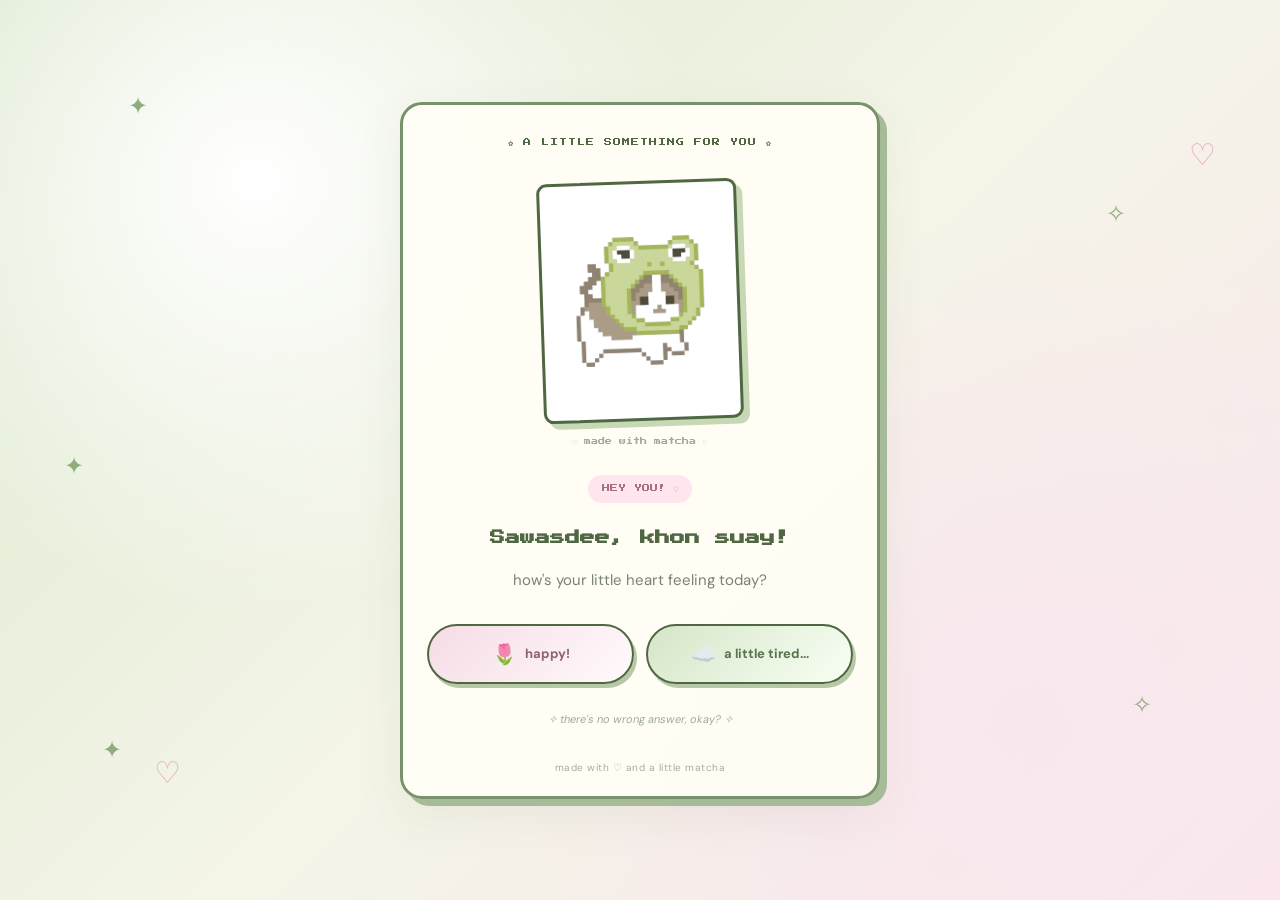
<file: matcha/index.html>
<!DOCTYPE html>
<html lang="en">

<head>
    <meta charset="UTF-8">
    <meta name="viewport" content="width=device-width, initial-scale=1.0">

    <title>A Little Matcha For You 🍵</title>

    <!-- Google Fonts -->
    <link rel="preconnect" href="https://fonts.googleapis.com">
    <link rel="preconnect" href="https://fonts.gstatic.com" crossorigin>

    <link href="https://fonts.googleapis.com/css2?family=Press+Start+2P&family=DM+Sans:wght@400;500;600;700&display=swap" rel="stylesheet">

    <link rel="stylesheet" href="index.css">
</head>

<body>

    <!-- BACKGROUND DECORATIONS -->
    <div class="background-decoration">

        <span class="star star1">✦</span>
        <span class="star star2">✧</span>
        <span class="star star3">✦</span>
        <span class="star star4">✧</span>
        <span class="star star5">✦</span>

        <span class="floating-heart heart1">♡</span>
        <span class="floating-heart heart2">♡</span>

    </div>


    <!-- MAIN CONTAINER -->
    <main class="main-container">

        <!-- TOP LABEL -->
        <div class="top-label">
            <span>✿ A LITTLE SOMETHING FOR YOU ✿</span>
        </div>


        <!-- CONTENT -->
        <section class="welcome-section" id="welcomeSection">

            <!-- IMAGE -->
            <div class="photo-wrapper">

                <div class="photo-frame">

                    <img
                        src="M1.png"
                        alt="A special picture"
                        class="main-photo"
                    >

                </div>

                <div class="photo-decoration">
                    ♡ made with matcha ♡
                </div>

            </div>


            <!-- GREETING -->
            <div class="greeting">

                <div class="small-tag">
                    HEY YOU! ♡
                </div>

                <h1>
                    Sawasdee, khon suay!
                </h1>

                <p>
                    how's your little heart feeling today?
                </p>

            </div>


            <!-- BUTTONS -->
            <div class="mood-buttons">

                <button
                    class="mood-btn happy-btn"
                    onclick="chooseMood('happy')"
                >
                    <span class="btn-emoji">🌷</span>
                    <span>happy!</span>
                </button>


                <button
                    class="mood-btn tired-btn"
                    onclick="chooseMood('tired')"
                >
                    <span class="btn-emoji">☁️</span>
                    <span>a little tired...</span>
                </button>

            </div>


            <!-- BOTTOM TEXT -->
            <div class="bottom-message">
                <span>✧ there's no wrong answer, okay? ✧</span>
            </div>

        </section>


        <!-- MESSAGE SECTION -->
        <section class="message-section hidden" id="messageSection">

            <div class="message-icon" id="messageIcon">
                🍵
            </div>

            <div class="message-tag">
                A LITTLE NOTE FOR YOU ♡
            </div>

            <h2 id="messageTitle">
                hey, you!
            </h2>

            <p id="messageText">
                You're doing amazing.
            </p>

            <div class="matcha-divider">
                ✦ 🍵 ✦
            </div>

            <button class="continue-btn" onclick="goToNotes()">
                <span>one more little thing</span>
                <span>♡</span>
            </button>

            <button class="back-btn" onclick="goBack()">
                ← go back
            </button>

        </section>


        <!-- FOOTER -->
        <footer>
            made with ♡ and a little matcha
        </footer>

    </main>


    <!-- FLOATING MATCHA ANIMATION -->
    <div id="matchaAnimation"></div>


    <script src="index.js"></script>

</body>
</html>
</file>
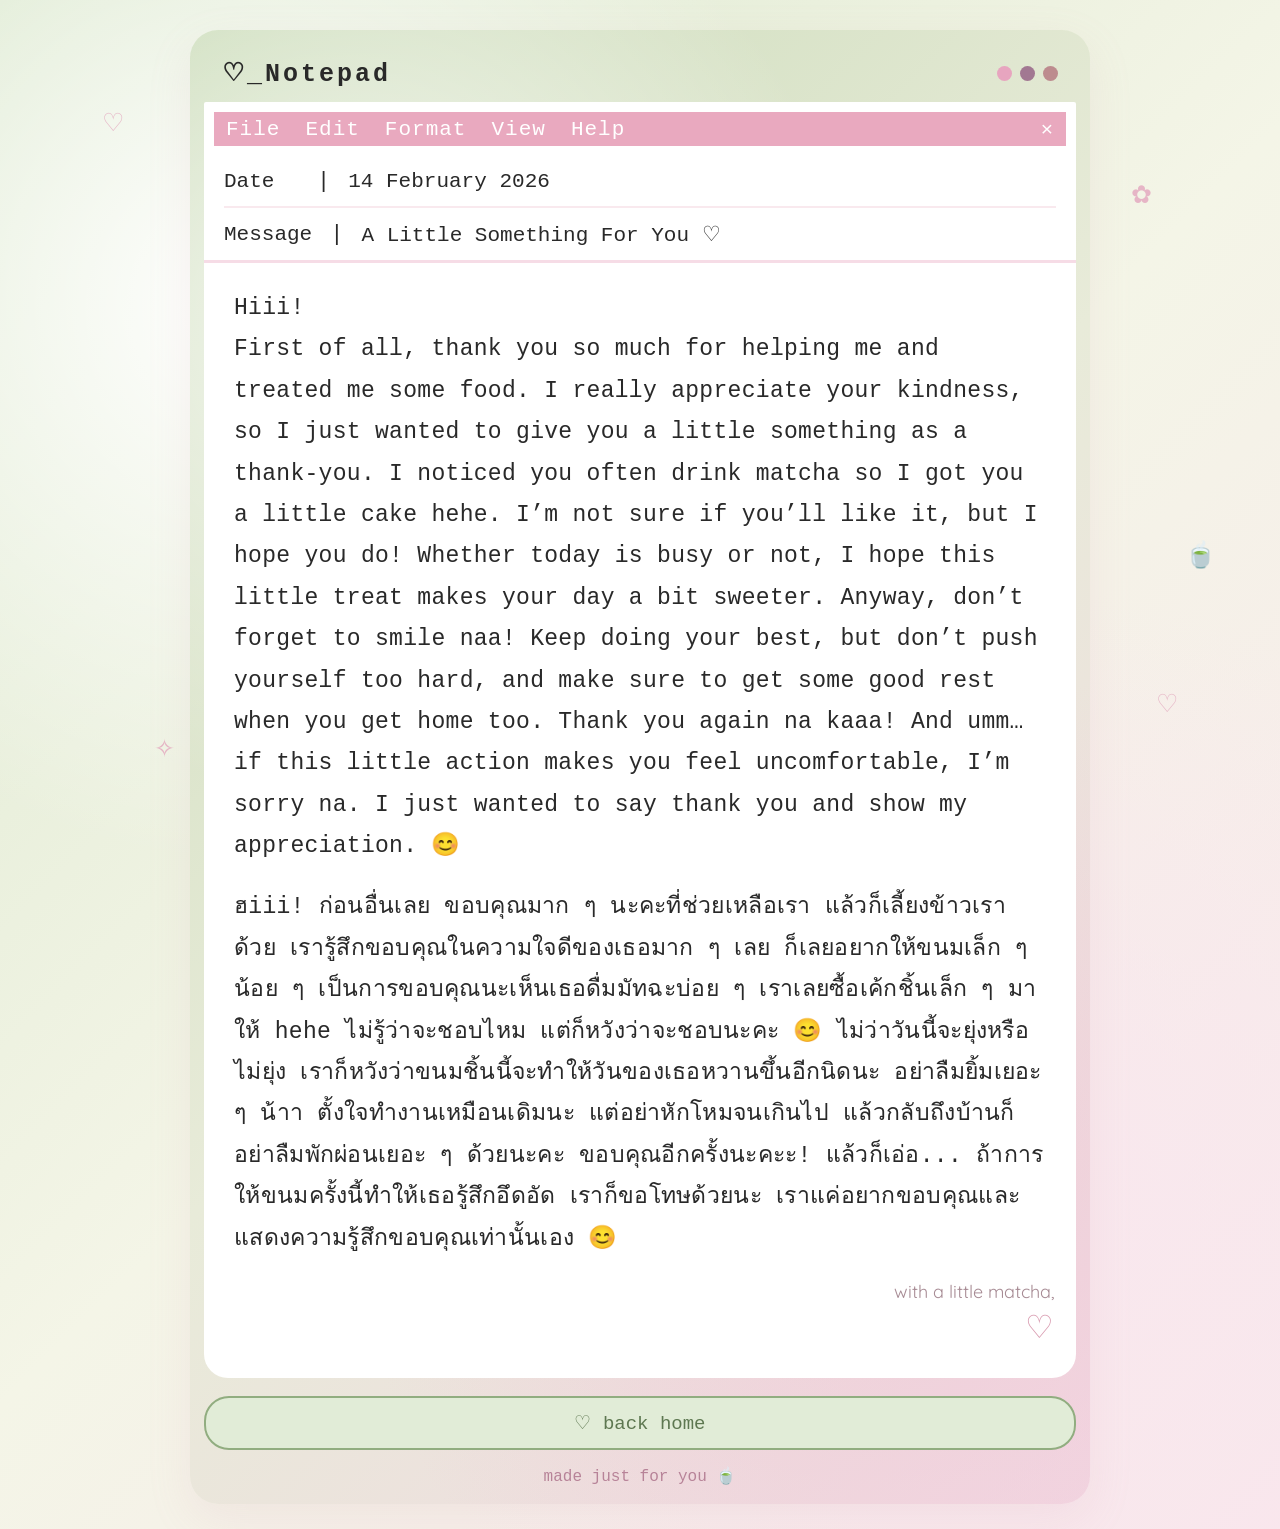
<file: matcha/notes.html>
<!DOCTYPE html>
<html lang="en">

<head>
    <meta charset="UTF-8">

    <meta name="viewport" content="width=device-width, initial-scale=1.0">

    <title>A Little Note For You ♡</title>

    <!-- GOOGLE FONTS -->
    <link rel="preconnect" href="https://fonts.googleapis.com">

    <link rel="preconnect" href="https://fonts.gstatic.com" crossorigin>

    <link
        href="https://fonts.googleapis.com/css2?family=Patrick+Hand&family=Indie+Flower&family=DM+Sans:wght@400;500;600&display=swap"
        rel="stylesheet"
    >

    <!-- CSS -->
    <link rel="stylesheet" href="notes.css">

</head>

<body>

    <!-- BACKGROUND DECORATIONS -->
    <div class="background-decor" aria-hidden="true">

        <span class="decor decor1">♡</span>
        <span class="decor decor2">✿</span>
        <span class="decor decor3">✧</span>
        <span class="decor decor4">♡</span>
        <span class="decor decor5">🍵</span>

    </div>


    <!-- MAIN NOTEPAD WINDOW -->
    <main class="notepad-window">

        <!-- WINDOW HEADER -->
        <header class="window-header">

            <!-- WINDOW TITLE -->
            <div class="window-title">
                ♡_Notepad
            </div>

            <!-- WINDOW CONTROLS -->
            <div class="window-controls" aria-hidden="true">

                <span class="control pink"></span>

                <span class="control purple"></span>

                <span class="control brown"></span>

            </div>

        </header>


        <!-- NOTEPAD BODY -->
        <div class="notepad-body">

            <!-- RETRO MENU BAR -->
            <div class="menu-bar">

                <span>File</span>

                <span>Edit</span>

                <span>Format</span>

                <span>View</span>

                <span>Help</span>

                <span class="close-menu">×</span>

            </div>


            <!-- NOTE INFORMATION -->
            <section class="note-info">

                <!-- DATE -->
                <div class="info-row">

                    <span class="info-label">
                        Date
                    </span>

                    <span class="separator">
                        |
                    </span>

                    <span class="info-value">
                        14 February 2026
                    </span>

                </div>


                <!-- MESSAGE TITLE -->
                <div class="info-row">

                    <span class="info-label">
                        Message
                    </span>

                    <span class="separator">
                        |
                    </span>

                    <span class="info-value">
                        A Little Something For You ♡
                    </span>

                </div>

            </section>


            <!-- LETTER CONTENT -->
            <article class="letter-content">

                <div class="letter-text">

                    <p>
                        Hiii! <br>First of all, thank you so much for helping me and treated me some food. I really appreciate your kindness, so I just wanted to give you a little something as a thank-you. I noticed you often drink matcha so I got you a little cake hehe. I’m not sure if you’ll like it, but I hope you do!
                        Whether today is busy or not, I hope this little treat makes your day a bit sweeter. Anyway, don’t forget to smile naa! Keep doing your best, but don’t push yourself too hard, and make sure to get some good rest when you get home too.
                        Thank you again na kaaa! And umm… if this little action makes you feel uncomfortable, I’m sorry na. I just wanted to say thank you and show my appreciation. 😊
                    </p>

                    <p>
                        ฮiii! ก่อนอื่นเลย ขอบคุณมาก ๆ นะคะที่ช่วยเหลือเรา แล้วก็เลี้ยงข้าวเราด้วย เรารู้สึกขอบคุณในความใจดีของเธอมาก ๆ เลย ก็เลยอยากให้ขนมเล็ก ๆ น้อย ๆ เป็นการขอบคุณนะเห็นเธอดื่มมัทฉะบ่อย ๆ เราเลยซื้อเค้กชิ้นเล็ก ๆ มาให้ hehe ไม่รู้ว่าจะชอบไหม แต่ก็หวังว่าจะชอบนะคะ 😊
                        ไม่ว่าวันนี้จะยุ่งหรือไม่ยุ่ง เราก็หวังว่าขนมชิ้นนี้จะทำให้วันของเธอหวานขึ้นอีกนิดนะ อย่าลืมยิ้มเยอะ ๆ น้าา ตั้งใจทำงานเหมือนเดิมนะ แต่อย่าหักโหมจนเกินไป แล้วกลับถึงบ้านก็อย่าลืมพักผ่อนเยอะ ๆ ด้วยนะคะ
                        ขอบคุณอีกครั้งนะคะะ! แล้วก็เอ่อ... ถ้าการให้ขนมครั้งนี้ทำให้เธอรู้สึกอึดอัด เราก็ขอโทษด้วยนะ เราแค่อยากขอบคุณและแสดงความรู้สึกขอบคุณเท่านั้นเอง 😊
                    </p>

                </div>

            </article>


            <!-- LETTER SIGNATURE -->
            <div class="letter-signature">

                <p>
                    with a little matcha,
                </p>

                <span>
                    ♡
                </span>

            </div>

        </div>


        <!-- BOTTOM BUTTON -->
        <div class="bottom-actions">

            <a href="index.html" class="home-btn">
                ♡ back home
            </a>

        </div>


        <!-- FOOTER -->
        <footer class="notepad-footer">
            made just for you 🍵
        </footer>

    </main>

</body>
</html>
</file>
<file: matcha/index.css>
/* ========================================
   MATCHA LOVE WEBSITE
   RETRO PIXEL + SOFT KAWAII THEME
======================================== */


/* COLORS */

:root {

    --matcha-dark: #4f6742;
    --matcha: #8fa77a;
    --matcha-light: #c7d9b4;

    --cream: #fffdf5;
    --cream-dark: #f5f1e4;

    --pink: #f4c8d5;
    --pink-light: #ffe5ed;

    --text: #4c5845;

    --border: #78936b;

}


/* RESET */

* {
    margin: 0;
    padding: 0;
    box-sizing: border-box;
}


body {

    min-height: 100vh;
    min-height: 100dvh;

    font-family: 'DM Sans', sans-serif;

    color: var(--text);

    background:
        radial-gradient(
            circle at 20% 20%,
            #ffffff 0%,
            transparent 35%
        ),

        radial-gradient(
            circle at 80% 80%,
            #f9e7ee 0%,
            transparent 40%
        ),

        linear-gradient(
            135deg,
            #dce9cf,
            #f4f5e7,
            #f9e6ec
        );

    display: flex;
    justify-content: center;
    align-items: center;

    padding: 35px 16px;

    overflow-x: hidden;

}


/* ========================================
   BACKGROUND STARS
======================================== */

.background-decoration {

    position: fixed;
    inset: 0;

    pointer-events: none;
    overflow: hidden;

    z-index: 0;

}


.star {

    position: absolute;

    color: #91ad7e;

    font-size: 24px;

    animation: sparkle 3s infinite ease-in-out;

}


.star1 {
    top: 10%;
    left: 10%;
}

.star2 {
    top: 22%;
    right: 12%;
    animation-delay: .5s;
}

.star3 {
    bottom: 15%;
    left: 8%;
    animation-delay: 1s;
}

.star4 {
    bottom: 20%;
    right: 10%;
    animation-delay: 1.5s;
}

.star5 {
    top: 50%;
    left: 5%;
    animation-delay: 2s;
}


@keyframes sparkle {

    0%, 100% {
        opacity: .3;
        transform: scale(.8) rotate(0deg);
    }

    50% {
        opacity: 1;
        transform: scale(1.2) rotate(20deg);
    }

}


/* HEARTS */

.floating-heart {

    position: absolute;

    font-size: 30px;

    color: #e5a8bd;

    animation: floatHeart 5s infinite ease-in-out;

}


.heart1 {
    top: 15%;
    right: 5%;
}

.heart2 {
    bottom: 12%;
    left: 12%;
    animation-delay: 2s;
}


@keyframes floatHeart {

    0%, 100% {
        transform: translateY(0);
    }

    50% {
        transform: translateY(-15px);
    }

}


/* ========================================
   MAIN CARD
======================================== */

.main-container {

    position: relative;

    z-index: 1;

    width: 100%;
    max-width: 480px;

    background: rgba(255,253,245,.95);

    border: 3px solid var(--border);

    border-radius: 22px;

    box-shadow:
        7px 7px 0 #a6bb97,
        0 15px 50px rgba(76,88,69,.08);

    padding: 25px 24px 22px;

    text-align: center;

}


/* ========================================
   TOP LABEL
======================================== */

.top-label {

    margin-bottom: 30px;

}


.top-label span {

    font-family: 'Press Start 2P', monospace;

    font-size: 8px;

    color: var(--matcha-dark);

    letter-spacing: 1px;

    line-height: 2;

}


/* ========================================
   IMAGE
======================================== */

.photo-wrapper {

    display: flex;
    flex-direction: column;
    align-items: center;

    margin-bottom: 28px;

}


.photo-frame {

    width: 200px;
    height: 240px;

    padding: 7px;

    background: #fff;

    border: 3px solid var(--matcha-dark);

    border-radius: 10px;

    box-shadow: 6px 6px 0 #c7d9b4;

    transform: rotate(-2deg);

    transition: .3s;

}


.photo-frame:hover {

    transform: rotate(0deg) scale(1.03);

}


.main-photo {

    width: 100%;
    height: 100%;

    object-fit: cover;

    border-radius: 4px;

}


.photo-decoration {

    margin-top: 17px;

    font-family: 'Press Start 2P', monospace;

    font-size: 7px;

    color: #a0ae91;

}


/* ========================================
   GREETING
======================================== */

.greeting {

    margin-bottom: 30px;

}


.small-tag {

    display: inline-block;

    background: var(--pink-light);

    color: #a86e83;

    padding: 9px 14px;

    border-radius: 30px;

    font-family: 'Press Start 2P', monospace;

    font-size: 8px;

    margin-bottom: 20px;

}


.greeting h1 {

    font-family: 'Press Start 2P', monospace;

    font-size: 15px;

    line-height: 2;

    color: var(--matcha-dark);

    margin-bottom: 14px;

}


.greeting p {

    font-size: 15px;

    line-height: 1.8;

    color: #79836f;

}


/* ========================================
   MOOD BUTTONS
======================================== */

.mood-buttons {

    display: flex;

    gap: 12px;

    justify-content: center;

    margin-bottom: 28px;

}


.mood-btn {

    flex: 1;

    border: 2px solid var(--matcha-dark);

    border-radius: 50px;

    padding: 15px 10px;

    font-family: 'DM Sans', sans-serif;

    font-size: 13px;

    font-weight: 700;

    cursor: pointer;

    display: flex;
    align-items: center;
    justify-content: center;

    gap: 8px;

    transition: .25s;

    box-shadow: 3px 4px 0 #b7c8a7;

}


.happy-btn {

    background: linear-gradient(
        135deg,
        #f6dce5,
        #fffafc
    );

    color: #8e6274;

}


.tired-btn {

    background: linear-gradient(
        135deg,
        #d6e6c9,
        #f8fff3
    );

    color: #58734d;

}


.mood-btn:hover {

    transform: translateY(-4px);

    box-shadow: 3px 7px 0 #b7c8a7;

}


.mood-btn:active {

    transform: translateY(3px);

    box-shadow: none;

}


.btn-emoji {

    font-size: 20px;

}


/* ========================================
   BOTTOM MESSAGE
======================================== */

.bottom-message {

    font-size: 11px;

    color: #a0a996;

    font-style: italic;

}


/* ========================================
   MESSAGE SECTION
======================================== */

.hidden {

    display: none !important;

}


.message-section {

    padding: 35px 5px;

    animation: fadeUp .6s ease;

}


.message-icon {

    font-size: 65px;

    margin-bottom: 25px;

    animation: matchaBounce 2s infinite;

}


@keyframes matchaBounce {

    0%, 100% {
        transform: translateY(0);
    }

    50% {
        transform: translateY(-12px);
    }

}


.message-tag {

    font-family: 'Press Start 2P', monospace;

    font-size: 8px;

    color: #a48c9b;

    margin-bottom: 22px;

    line-height: 2;

}


.message-section h2 {

    font-family: 'Press Start 2P', monospace;

    font-size: 15px;

    line-height: 2;

    color: var(--matcha-dark);

    margin-bottom: 20px;

}


.message-section p {

    font-size: 15px;

    line-height: 1.9;

    color: #77846e;

    margin-bottom: 25px;

}


.matcha-divider {

    color: #9bb68a;

    font-size: 18px;

    margin-bottom: 30px;

}


/* CONTINUE BUTTON */

.continue-btn {

    width: 100%;

    padding: 18px;

    border-radius: 50px;

    border: 2px solid var(--matcha-dark);

    background: linear-gradient(
        135deg,
        #f5cbd9,
        #fff9fb
    );

    color: #7d5e6d;

    font-family: 'Press Start 2P', monospace;

    font-size: 9px;

    line-height: 1.8;

    cursor: pointer;

    display: flex;
    align-items: center;
    justify-content: center;

    gap: 12px;

    box-shadow: 4px 5px 0 #c8d7ba;

    transition: .3s;

}


.continue-btn:hover {

    transform: translateY(-4px);

    box-shadow: 4px 8px 0 #c8d7ba;

}


/* BACK BUTTON */

.back-btn {

    margin-top: 25px;

    border: none;
    background: none;

    font-size: 12px;

    color: #9ca995;

    cursor: pointer;

}


/* ========================================
   FOOTER
======================================== */

footer {

    margin-top: 35px;

    font-size: 10px;

    color: #a5ae9b;

    letter-spacing: .5px;

}


/* ========================================
   FLOATING MATCHA
======================================== */

#matchaAnimation {

    position: fixed;
    inset: 0;

    pointer-events: none;

    z-index: 100;

    overflow: hidden;

}


.matcha-particle {

    position: absolute;

    bottom: -80px;

    font-size: 35px;

    animation: matchaFloat 2.5s ease-out forwards;

}


@keyframes matchaFloat {

    0% {

        transform: translateY(0) rotate(0deg) scale(.5);
        opacity: 0;

    }

    15% {
        opacity: 1;
    }

    80% {
        opacity: 1;
    }

    100% {

        transform: translateY(-110vh) rotate(360deg) scale(1.3);
        opacity: 0;

    }

}


/* ========================================
   TRANSITIONS
======================================== */

@keyframes fadeUp {

    from {

        opacity: 0;
        transform: translateY(25px);

    }

    to {

        opacity: 1;
        transform: translateY(0);

    }

}


/* ========================================
   MOBILE RESPONSIVE
======================================== */

@media (max-width: 480px) {

    body {

        padding: 20px 14px;

    }


    .main-container {

        padding: 25px 18px;

        border-radius: 18px;

        box-shadow: 5px 5px 0 #a6bb97;

    }


    .top-label {

        margin-bottom: 25px;

    }


    .photo-frame {

        width: 175px;
        height: 215px;

    }


    .greeting h1 {

        font-size: 12px;

    }


    .greeting p {

        font-size: 14px;

    }


    .mood-buttons {

        flex-direction: column;

        gap: 14px;

    }


    .mood-btn {

        width: 100%;

        padding: 15px;

    }


    .message-section h2 {

        font-size: 12px;

    }

}


/* SMALL PHONES */

@media (max-width: 360px) {

    .main-container {

        padding: 20px 14px;

    }


    .photo-frame {

        width: 155px;
        height: 190px;

    }


    .greeting h1 {

        font-size: 11px;

    }

}


/* ACCESSIBILITY */

@media (prefers-reduced-motion: reduce) {

    *,
    *::before,
    *::after {

        animation-duration: 0.01ms !important;
        animation-iteration-count: 1 !important;
        transition-duration: 0.01ms !important;

    }

}
</file>
<file: matcha/notes.css>
@import url('https://fonts.googleapis.com/css2?family=Quicksand:wght@400;500;600;700&display=swap');
/* =========================================
   SOFT PINK RETRO NOTEPAD
   MATCHA LOVE WEBSITE
========================================= */


/* =========================================
   COLOR VARIABLES
========================================= */

:root {

    --pink-bg: #fff6f9;

    --pink-frame: #f9dfe9;

    --pink-menu: #e9a9bf;

    --pink-border: #f6dce6;

    --pink-dark: #c9829c;

    --matcha: #8fa77a;

    --matcha-dark: #617a55;

    --paper: #ffffff;

    --text: #292929;

}


/* =========================================
   RESET
========================================= */

* {

    margin: 0;

    padding: 0;

    box-sizing: border-box;

}


html {

    scroll-behavior: smooth;

}


body {

    min-height: 100vh;

    min-height: 100dvh;

    display: flex;

    justify-content: center;

    align-items: center;

    padding: 40px 18px;

    background:
        radial-gradient(
            circle at 20% 20%,
            #ffffff 0%,
            transparent 35%
        ),

        radial-gradient(
            circle at 80% 80%,
            #f9e7ee 0%,
            transparent 40%
        ),

        linear-gradient(
            135deg,
            #dce9cf,
            #f4f5e7,
            #f9e6ec
        );

     font-family: 'Press Start 2P', monospace;

     color: var(--text);

     overflow-x: hidden;

}


/* =========================================
   BACKGROUND DECORATIONS
========================================= */

.background-decor {

    position: fixed;

    inset: 0;

    pointer-events: none;

    overflow: hidden;

    z-index: 0;

}


.decor {

    position: absolute;

    color: #e6b5c6;

    font-size: 25px;

}


.decor1 {

    top: 12%;

    left: 8%;

}


.decor2 {

    top: 20%;

    right: 10%;

}


.decor3 {

    bottom: 15%;

    left: 12%;

}


.decor4 {

    bottom: 20%;

    right: 8%;

}


.decor5 {

    top: 60%;

    right: 5%;

}


/* =========================================
   NOTEPAD WINDOW
========================================= */


.notepad-window {
    position: relative;
    z-index: 1;

    width: 900px;
    max-width: 100%;

    background:
    radial-gradient(
        circle at 20% 20%,
        rgba(255, 255, 255, 0.75) 0%,
        transparent 35%
    ),

    radial-gradient(
        circle at 80% 80%,
        rgba(240, 195, 213, 0.55) 0%,
        transparent 40%
    ),

    linear-gradient(
        135deg,
        #cbdcb9,
        #e8ebd9,
        #f2d7e2
    );
    border-radius: 28px;
    padding: 14px;

    box-shadow: 0 15px 45px rgba(206, 146, 167, 0.12);
}



/* =========================================
   WINDOW HEADER
========================================= */

.window-header {

    height: 58px;

    display: flex;

    justify-content: space-between;

    align-items: center;

    padding: 0 18px;

}


.window-title {

    font-family: 'Press Start 2P', monospace;

    font-size: 25px;

    font-weight: 600;

    letter-spacing: 3px;

    color: #292929;

}


.window-controls {

    display: flex;

    align-items: center;

    gap: 8px;

}


.control {

    width: 15px;

    height: 15px;

    border-radius: 50%;

}


.control.pink {

    background: #e7a5bf;

}


.control.purple {

    background: #a27892;

}


.control.brown {

    background: #bd8b8e;

}


/* =========================================
   NOTEPAD BODY
========================================= */

.notepad-body {

    background: var(--paper);

    border-radius: 2px 2px 24px 24px;

    overflow: hidden;

}


/* =========================================
   MENU BAR
========================================= */

.menu-bar {

    display: flex;

    align-items: center;

    gap: 25px;

    margin: 10px;

    padding: 5px 12px;

    background: var(--pink-menu);

    color: white;

    font-size: 21px;

    letter-spacing: 1px;

    white-space: nowrap;

}


.menu-bar span {

    cursor: default;

}


.close-menu {

    margin-left: auto;

    font-family: Arial, sans-serif;

}


/* =========================================
   NOTE INFORMATION
========================================= */

.note-info {

    padding: 0 12px;

    border-bottom: 3px solid var(--pink-border);

}


.info-row {

    display: flex;

    align-items: center;

    gap: 18px;

    min-height: 52px;

    padding: 8px 0;

    font-size: 21px;

    border-bottom: 2px solid #f9e9ee;

}


.info-row:last-child {

    border-bottom: none;

}


.info-label {

    min-width: 75px;

}


.separator {

    font-size: 22px;

}


.info-value {

    flex: 1;

    min-width: 0;

    overflow-wrap: anywhere;

}


/* =========================================
   LETTER CONTENT
========================================= */

.letter-content {

    padding: 30px 22px 10px;

}


.letter-text {

    font-family: 'Press Start 2P', monospace;

    font-size: 22px;

    line-height: 1.95;

    letter-spacing: 0.3px;

    color: #292929;

    overflow-wrap: anywhere;

}


/* LETTER PARAGRAPHS */

.letter-text p {

    margin-bottom: 20px;

}


.letter-text p:last-child {

    margin-bottom: 0;

}


/* =========================================
   LETTER SIGNATURE
========================================= */

.letter-signature {

    padding: 10px 22px 30px;

    text-align: right;

    opacity: 1;

}


.letter-signature p {

    font-family: 'Quicksand', sans-serif;

    font-size: 18px;

    color: #a78b94;

}


.letter-signature span {

    display: inline-block;

    font-size: 32px;

    color: #d89aaf;

    margin-top: 5px;

}


/* =========================================
   BOTTOM ACTIONS
========================================= */

.bottom-actions {

    display: flex;

    justify-content: center;

    margin-top: 18px;

}


/* BACK HOME BUTTON */

.home-btn {

    display: inline-flex;

    align-items: center;

    justify-content: center;

    width: 100%;

    padding: 13px 20px;

    border-radius: 25px;

   font-family: 'Press Start 2P', monospace;

    font-size: 19px;

    text-decoration: none;

    background: #e1ecd7;

    border: 2px solid #91ad80;

    color: #5d7750;

    cursor: pointer;

    transition:
        background 0.2s ease,
        transform 0.2s ease;

}


.home-btn:hover {

    background: #d2e3c4;

    transform: translateY(-2px);

}


/* =========================================
   FOOTER
========================================= */

.notepad-footer {

    text-align: center;

    margin-top: 16px;

    margin-bottom: 4px;

    font-size: 16px;

    color: #b78398;

}


/* =========================================
   TABLET RESPONSIVE
========================================= */

@media (max-width: 768px) {

    body {

        padding: 30px 15px;

    }


    .notepad-window {

        max-width: 520px;

    }

}


/* =========================================
   MOBILE RESPONSIVE
========================================= */

@media (max-width: 600px) {

    body {

        padding: 20px 12px;

        align-items: flex-start;

    }


    .notepad-window {

        border-radius: 28px;

        padding: 10px;

    }


    /* HEADER */

    .window-header {

        height: 55px;

        padding: 0 12px;

    }


    .window-title {

        font-size: 22px;

        letter-spacing: 2px;

    }


    .window-controls {

        gap: 6px;

    }


    .control {

        width: 12px;

        height: 12px;

    }


    /* MENU BAR */

    .menu-bar {

        gap: 15px;

        font-size: 17px;

        padding: 6px 8px;

        margin: 8px;

        letter-spacing: 0;

    }


    /* NOTE INFORMATION */

    .note-info {

        padding: 0 10px;

    }


    .info-row {

        gap: 10px;

        font-size: 18px;

        min-height: 48px;

    }


    .info-label {

        min-width: 65px;

    }


    /* LETTER */

    .letter-content {

        padding: 25px 16px 10px;

    }


    .letter-text {

        font-size: 20px;

        line-height: 1.85;

    }


    .letter-text p {

        margin-bottom: 18px;

    }


    /* SIGNATURE */

    .letter-signature {

        padding: 10px 16px 25px;

    }


    .letter-signature p {

        font-size: 17px;

    }


    /* BUTTON */

    .home-btn {

        font-size: 18px;

    }

}


/* =========================================
   SMALL PHONES
========================================= */

@media (max-width: 360px) {

    body {

        padding: 15px 8px;

    }


    .notepad-window {

        padding: 8px;

        border-radius: 24px;

    }


    .window-title {

        font-size: 19px;

    }


    .menu-bar {

        gap: 8px;

        font-size: 15px;

        padding: 6px;

    }


    .info-row {

        font-size: 16px;

        gap: 8px;

    }


    .info-label {

        min-width: 58px;

    }


    .letter-content {

        padding: 20px 12px 10px;

    }


    .letter-text {

        font-size: 18px;

        line-height: 1.8;

    }

}


/* =========================================
   LANDSCAPE NOTEPAD LAYOUT
========================================= */

@media (min-width: 769px) {

    body {
        padding: 30px;
    }

    .notepad-window {
        width: 900px;
        max-width: 100%;
    }

    .letter-content {
        padding: 25px 30px 10px;
    }

    .letter-text {
        font-size: 23px;
        line-height: 1.8;
    }

    .note-info {
        padding: 0 20px;
    }

}
</file>
